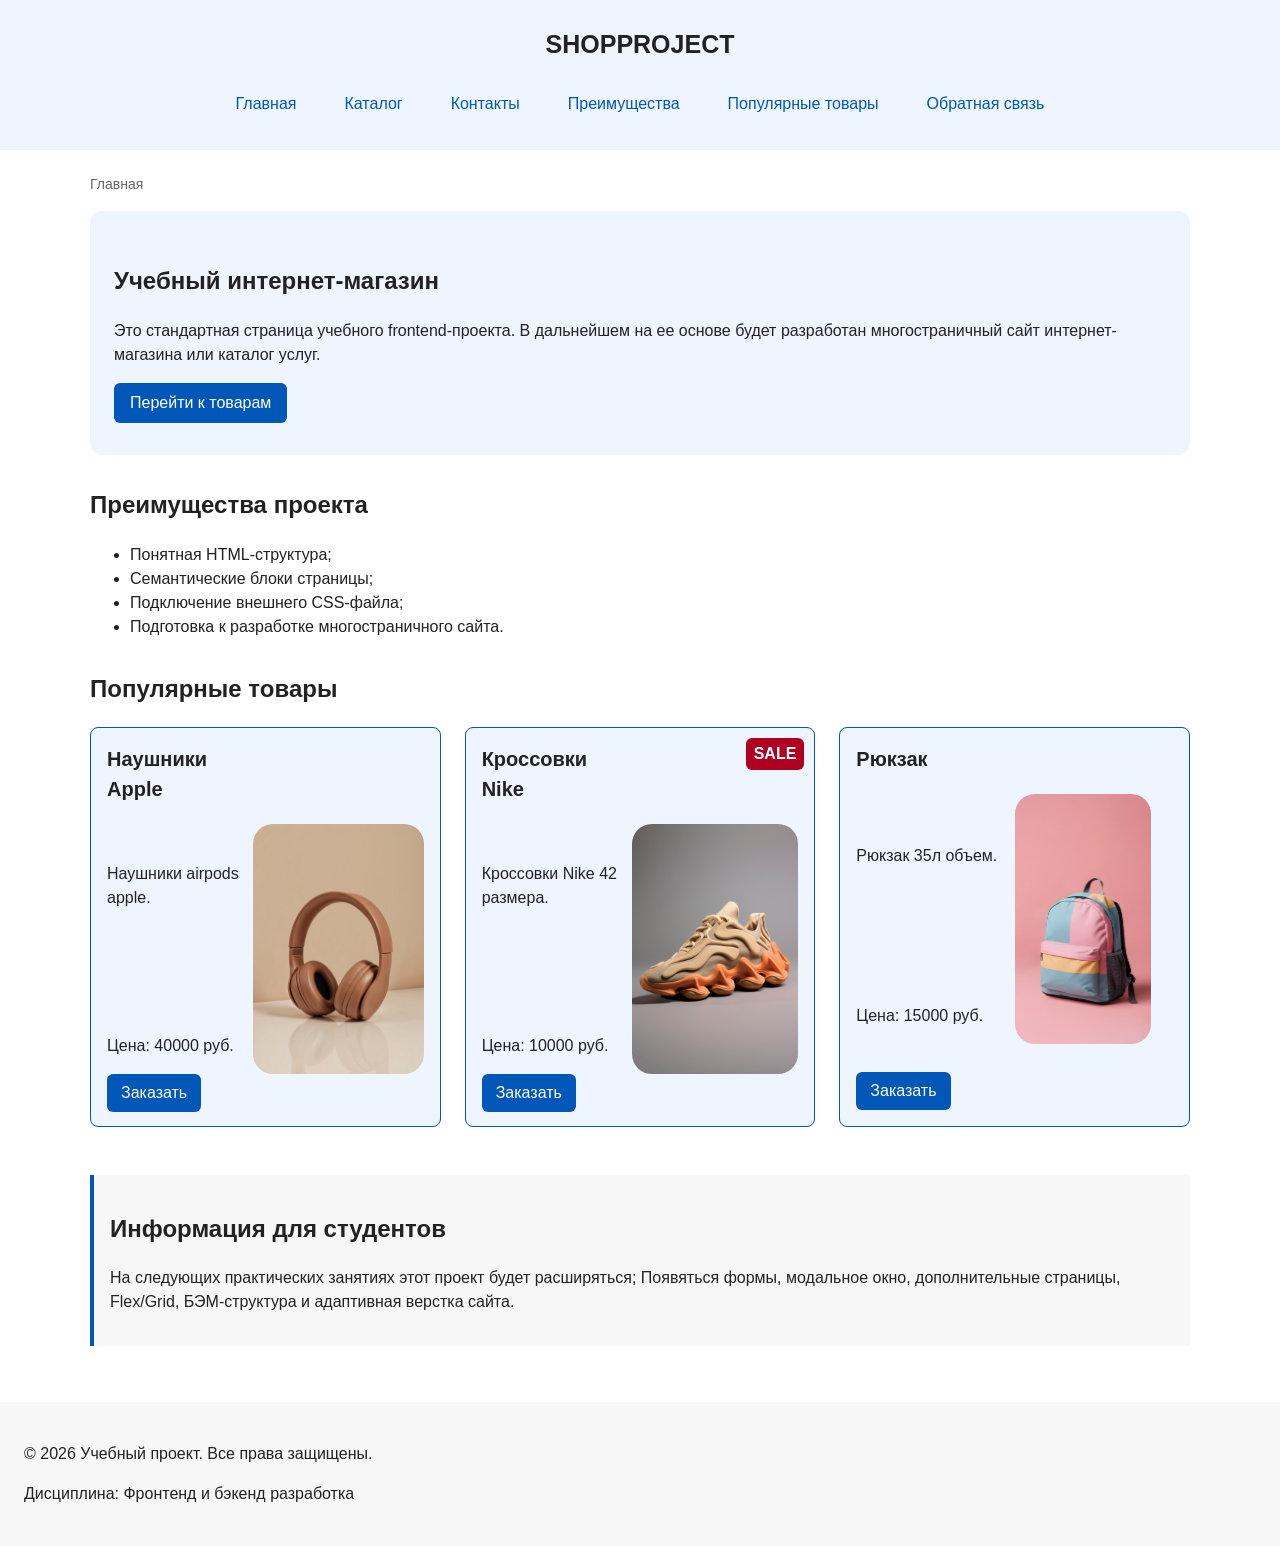
<file: index.html>
<!DOCTYPE html>
<html lang="ru">
<head>
    <meta charset="UTF-8">
    <meta name="viewport" content="width=device-width, initial-scale=1.0">
    <title>Главная</title>
    <link rel="stylesheet" href="css/style.css">
    <script src="js/main.js" defer></script>
</head>
<body>
    <header>
        <div class="site-header">
            <a class="site-header__logo" href="index.html">ShopProject</a>
            <nav class="site-nav" aria-label="Основная навигация">
                <ul class="site-nav__list">
                    <li class="site-nav__item"><a class="site-nav__link" href="index.html">Главная</a></li>
                    <li class="site-nav__item"><a class="site-nav__link" href="catalog.html">Каталог</a></li>
                    <li class="site-nav__item"><a class="site-nav__link" href="contacts.html">Контакты</a></li>
                    <li class="site-nav__item"><a class="site-nav__link" href="index.html#advantages">Преимущества</a></li>
                    <li class="site-nav__item"><a class="site-nav__link" href="index.html#popular">Популярные товары</a></li>
                    <li class="site-nav__item"><a class="site-nav__link" href="index.html#contacts">Обратная связь</a></li>
                </ul>
            </nav>
        </div>
    </header>
    <main>
        <div class="top-space"></div>
        <nav class="breadcrumbs" id="breadcrumbs" aria-label="Хлебные крошки">
            <p class="breadcrumbs__current" style="color: var(--color-muted); margin: 0; padding: 0;">Главная</p>
        </nav>
        <section class="hero">
            <h1 class="hero__title">
                Учебный интернет-магазин
            </h1>
            <p class="hero__text">
                Это стандартная страница учебного frontend-проекта. В дальнейшем на ее основе будет разработан многостраничный сайт интернет-магазина или каталог услуг.
            </p>
            <a class="hero__button button" href="#popular">Перейти к товарам</a>
        </section>
        <section class="project-advantages section" id="advantages">
            <h2 class="project-advantages__title">Преимущества проекта</h2>
            <ul class="project-advantages__list">
                <li class="project-advantages__text">Понятная HTML-структура;</li>
                <li class="project-advantages__text">Семантические блоки страницы;</li>
                <li class="project-advantages__text">Подключение внешнего CSS-файла;</li>
                <li class="project-advantages__text">Подготовка к разработке многостраничного сайта.</li>
            </ul>
        </section>
        <section class="popular-products section" id="popular">
            <h2 class="popular-products__title">Популярные товары</h2>
            <div class="popular-products__container products-grid">
                <article class="product-card product-card--medium">
                    <h3 class="product-card__title">Наушники Apple</h3>
                    <img class="product-card__image" src="./images/close-up-headphones-detail.jpg">
                    <div class="space"></div>
                    <p class="product-class__description">Наушники airpods apple.</p>
                    <p class="product-card__price">Цена: 40000 руб.</p>
                    <button class="button product-card__button" type="button" data-product="Товар 1">Заказать</button>
                </article>
                <article class="product-card product-card--medium product-card--sale">
                    <h3 class="product-card__title">Кроссовки Nike</h3>  
                    <img class="product-card__image" src="./images/close-up-futuristic-sneakers.jpg">
                    <div class="space"></div>
                    <p class="product-class__description">Кроссовки Nike 42 размера.</p>
                    <p class="product-card__price">Цена: 10000 руб.</p>
                    <button class="button product-card__button" type="button" data-product="Товар 2">Заказать</button>
                </article>
                <article class="product-card product-card--medium">
                    <h3 class="product-card__title">Рюкзак</h3>
                    <img class="product-card__image" src="./images/colorful-pastel-backpack-pink-background.jpg">
                    <div class="space"></div>
                    <p class="product-class__description">Рюкзак 35л объем.</p>
                    <p class="product-card__price">Цена: 15000 руб.</p>
                    <button class="button product-card__button" type="button" data-product="Товар 3">Заказать</button>
                </article>
            </div>
        </section>
        <aside class="aside-info">
            <h2 class="aside-info__title">Информация для студентов</h2>
            <p class="aside-info__text">
                На следующих практических занятиях этот проект будет расширяться; Появяться формы, модальное окно, дополнительные страницы, Flex/Grid, БЭМ-структура и адаптивная верстка сайта.
            </p>
        </aside>
    </main>
    <footer id="contacts" class="site-footer">
        <p>&copy; 2026 Учебный проект. Все права защищены.</p>
        <p>Дисциплина: Фронтенд и бэкенд разработка</p>
    </footer>
    <dialog class="order-dialog" id="order-dialog" aria-labelledby="order-dialog-title">
        <h2 id="order-dialog__title">Оформление заявки</h2>
        <form class="order-form" id="order-form" action="#" method="post" novalidate>
            <input id="selected-product" name="selected-product" type="hidden">
            <div class="order-form__field">
                <label class="order-form__label" for="order-name">Имя</label>
                <input id="order-name"
                class="order-form__input"
                name="name"
                type="text"
                placeholder="Введите ваше имя"
                minlength="2"
                autocomplete="given-name"
                required>
            </div>
            <div class="order-form__field">
                <label class="order-form__label" for="order-email">Email</label>
                <input id="order-email"
                class="order-form__input"
                name="email"
                type="email"
                placeholder="example@mail.ru"
                autocomplete="email"
                required>
            </div>
            <div class="order-form__field">
                <label class="order-form__label" for="order-phone">Телефон</label>
                <input id="order-phone"
                class="order-form__input"
                name="phone"
                type="tel"
                placeholder="+7 (999) 999-99-99"
                pattern="\+7 \(\d{3}\) \d{3}-\d{2}-\d{2}"
                autocomplete="tel"
                required>
                <small>Формат: +7 (999) 999-99-99</small>
            </div>
            <div class="order-form__field">
                <label class="order-form__label" for="order-date">Дата связи</label>
                <input id="order-date"
                class="order-form__input"
                name="date"
                type="date"
                required>
            </div>
            <div class="order-form__field">
                <label class="order-form__label" for="order-topic">Тема заявки</label>
                <select id="order-topic" name="topic" required>
                    <option value="">Выберите тему</option>
                    <option value="product">Заказ товара</option>
                    <option value="consultation">Консультации</option>
                    <option value="delivery">Доставка</option>
                </select>
            </div>
            <div class="order-form__field">
                <label class="order-form__label" for="order-comment">Комментарий</label>
                <textarea
                id="order-comment" 
                name="comment"
                rows="4"
                placeholder="Укажите дополнительную информацию"></textarea>
            </div>
            <div class="order-form__field">
                <label class="order-form__label">
                    <input id="order-agreement" 
                    class="order-form__input"
                    type="checkbox"
                    name="agreement" required>
                    Я согласен на обработку персональных данных
                </label>
            </div>
            <div class="order-form__actions">
                <button class="order-form__button button--secondary" type="button" id="close-order-dialog">Закрыть</button>
                <button class="order-form__button button--primary" type="submit">Отправить заявку</button>
            </div>
        </form>
    </dialog>
    <p class="success-message" id="success-message" hidden>
        Ваша заявка успешно отправлена!
    </p>
    <div class="top-scroll">
        <button class="top-scroll__button" id="top-scroll__button" aria-label="Наверх">
            <a class="top-scroll__link" href="#breadcrumbs">
                <svg class="top-scroll__icon" xmlns="http://www.w3.org/2000/svg" viewBox="0 0 24 24" fill="white">
                    <path d="M12 2L6 8h4v8h4V8h4l-6-6z"/>
                </svg>
            </a>
        </button>
    </div>
</body>
</html>
</file>
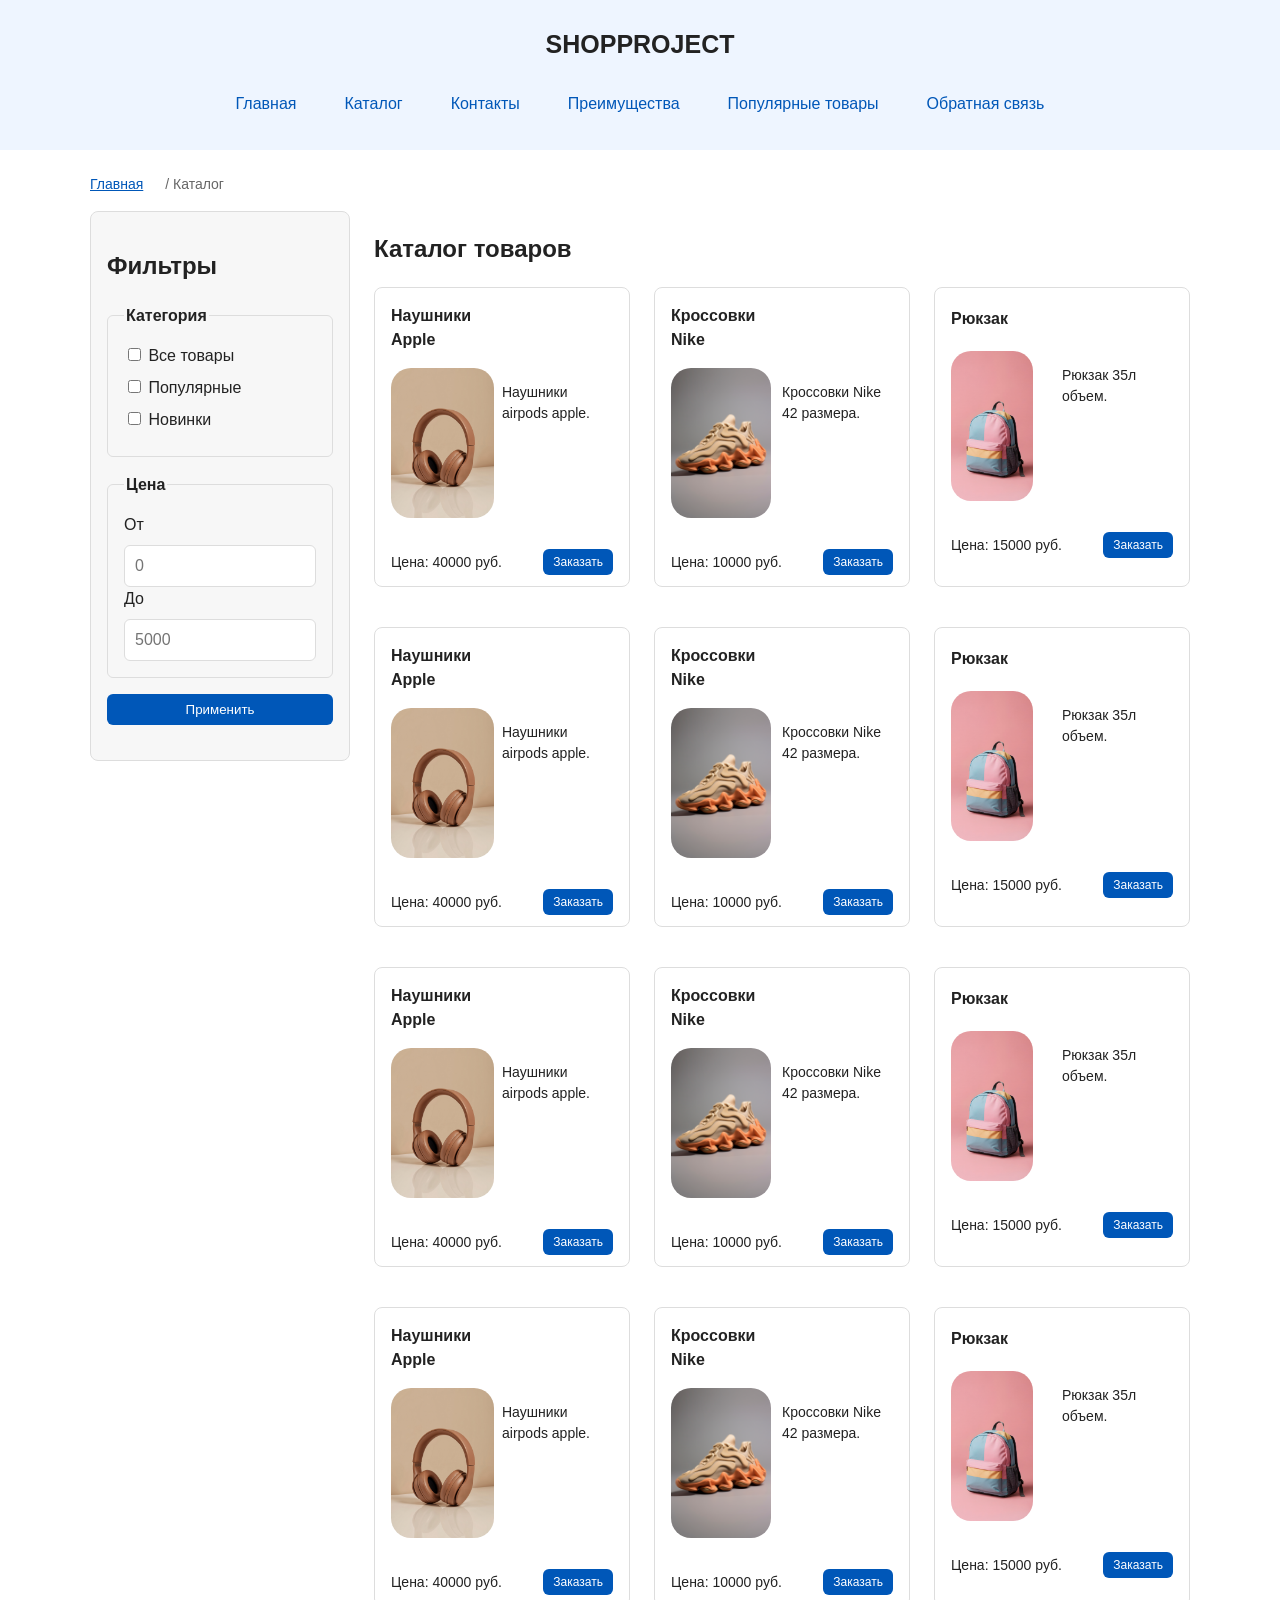
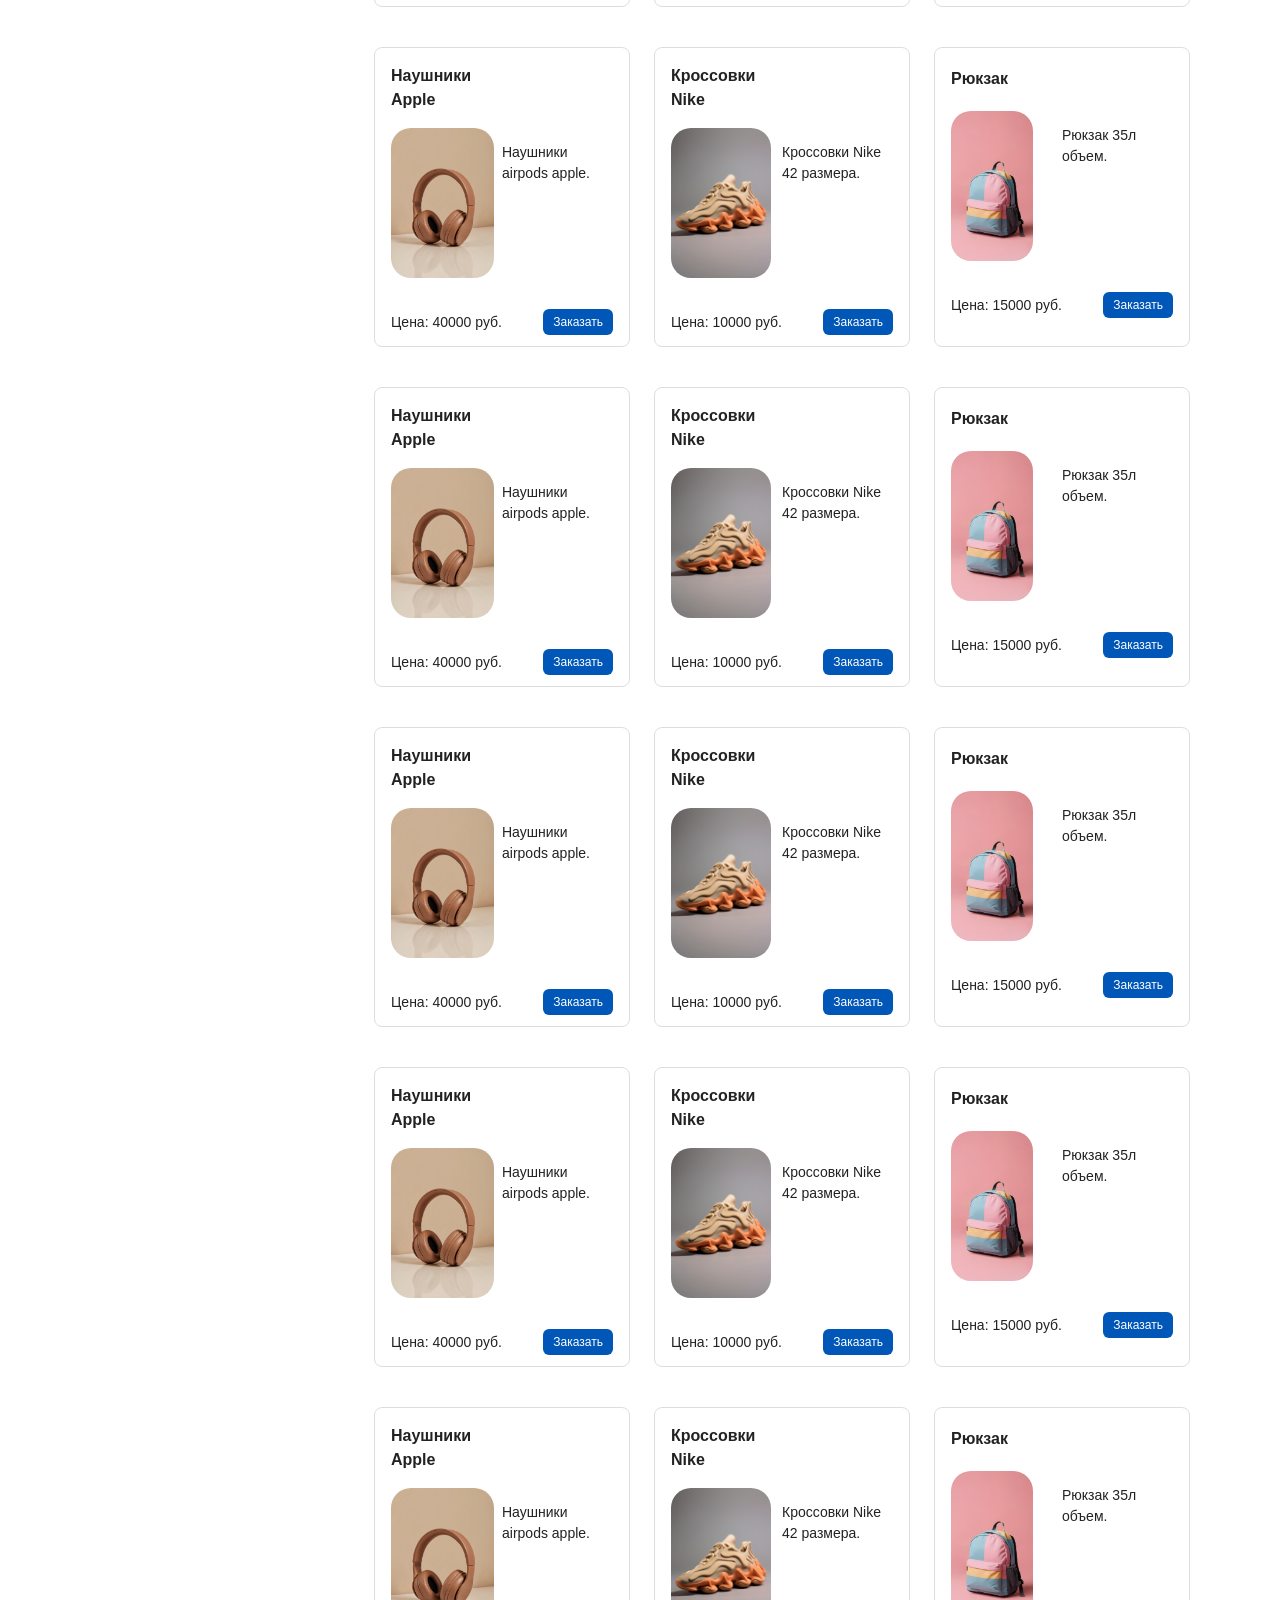
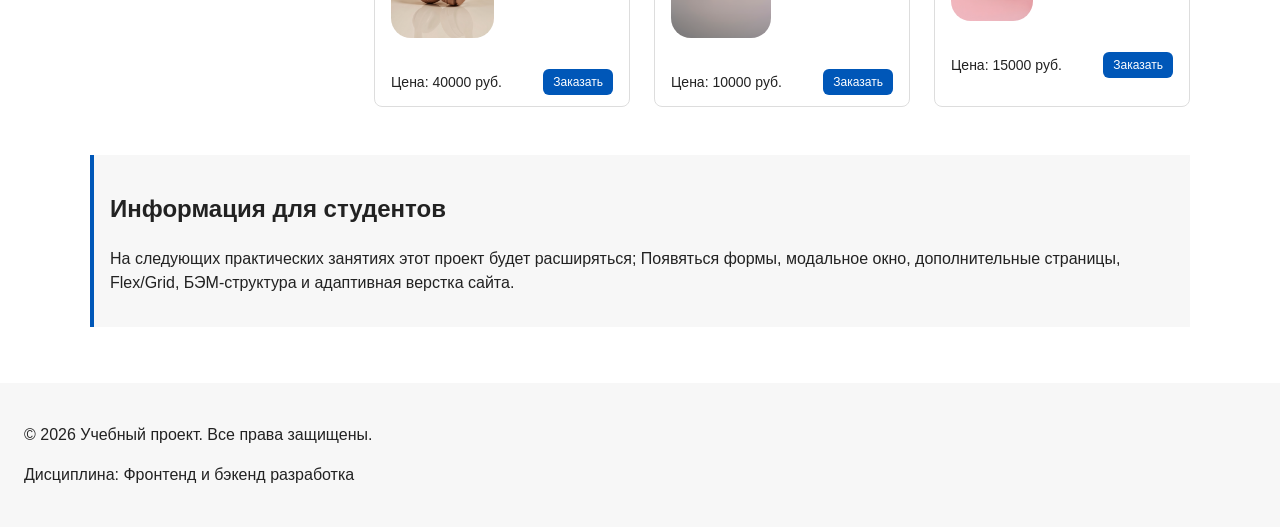
<file: catalog.html>
<!DOCTYPE html>
<html lang="ru">
<head>
    <meta charset="UTF-8">
    <meta name="viewport" content="width=device-width, initial-scale=1.0">
    <title>Каталог товаров</title>
</head>
<body>
    <header class="header">
        <div class="site-header">
            <a class="site-header__logo" href="index.html">ShopProject</a>
            <nav class="site-nav" aria-label="Основная навигация">
                <ul class="site-nav list">
                    <li><a href="index.html">Главная</a></li>
                    <li><a href="catalog.html">Каталог</a></li>
                    <li><a href="#advantages">Преимущества</a></li>
                    <li><a href="#contacts">Контакты</a></li>
                </ul>
            </nav>
        </div>
    </header>
</body>
</html><!DOCTYPE html>
<html lang="ru">
<head>
    <meta charset="UTF-8">
    <meta name="viewport" content="width=device-width, initial-scale=1.0">
    <meta name="description" content="Каталог товаров учебного интернет-магазина.">
    <title>Каталог товаров — Учебный интернет-магазин</title>
    <link rel="stylesheet" href="css/style.css">
    <script src="js/main.js" defer></script>
</head>
<body>
    <header>
        <div class="site-header">
            <a class="site-header__logo" href="index.html">ShopProject</a>
            <nav class="site-nav" aria-label="Основная навигация">
                <ul class="site-nav__list">
                    <li class="site-nav__item"><a class="site-nav__link" href="index.html">Главная</a></li>
                    <li class="site-nav__item"><a class="site-nav__link" href="catalog.html">Каталог</a></li>
                    <li class="site-nav__item"><a class="site-nav__link" href="contacts.html">Контакты</a></li>
                    <li class="site-nav__item"><a class="site-nav__link" href="index.html#advantages">Преимущества</a></li>
                    <li class="site-nav__item"><a class="site-nav__link" href="index.html#popular">Популярные товары</a></li>
                    <li class="site-nav__item"><a class="site-nav__link" href="index.html#contacts">Обратная связь</a></li>
                </ul>
            </nav>
        </div>
    </header>
    <main>
        <div class="top-space"></div>
        <nav class="breadcrumbs" id="breadcrumbs" aria-label="Хлебные крошки">
            <a class="breadcrumbs__link" href="index.html">Главная</a>
            <span class="breadcrumbs__current">Каталог</span>
        </nav>
        <section class="catalog-layout">
            <aside class="catalog-filters">
                <h2>Фильтры</h2>

                <form class="filters-form" action="#" method="get">
                <fieldset>
                    <legend>Категория</legend>

                    <label>
                    <input type="checkbox" name="category" value="all">
                    Все товары
                    </label>

                    <label>
                    <input type="checkbox" name="category" value="popular">
                    Популярные
                    </label>

                    <label>
                    <input type="checkbox" name="category" value="new">
                    Новинки
                    </label>
                </fieldset>

                <fieldset>
                    <legend>Цена</legend>

                    <label for="price-from">От</label>
                    <input id="price-from" name="price-from" type="number" min="0" placeholder="0">

                    <label for="price-to">До</label>
                    <input id="price-to" name="price-to" type="number" min="0" placeholder="5000">
                </fieldset>

                <button class="button" type="submit">Применить</button>
                </form>
            </aside>
            <section class="catalog-products" id="popular">
                <h2 class="catalog-products__title">Каталог товаров</h2>
                <div class="catalog-products__container products-grid">
                    <article class="product-card product-card--small">
                        <h3 class="product-card__title">Наушники Apple</h3>
                        <img class="product-card__image" src="./images/close-up-headphones-detail.jpg">
                        <div class="space"></div>
                        <p class="product-class__description">Наушники airpods apple.</p>
                        <p class="product-card__price">Цена: 40000 руб.</p>
                        <button class="button product-card__button" type="button" data-product="Товар 1">Заказать</button>
                    </article>
                    <article class="product-card product-card--small">
                        <h3 class="product-card__title">Кроссовки Nike</h3>  
                        <img class="product-card__image" src="./images/close-up-futuristic-sneakers.jpg">
                        <div class="space"></div>
                        <p class="product-class__description">Кроссовки Nike 42 размера.</p>
                        <p class="product-card__price">Цена: 10000 руб.</p>
                        <button class="button product-card__button" type="button" data-product="Товар 2">Заказать</button>
                    </article>
                    <article class="product-card product-card--small">
                        <h3 class="product-card__title">Рюкзак</h3>
                        <img class="product-card__image" src="./images/colorful-pastel-backpack-pink-background.jpg">
                        <div class="space"></div>
                        <p class="product-class__description">Рюкзак 35л объем.</p>
                        <p class="product-card__price">Цена: 15000 руб.</p>
                        <button class="button product-card__button" type="button" data-product="Товар 3">Заказать</button>
                    </article>
                    <article class="product-card product-card--small">
                        <h3 class="product-card__title">Наушники Apple</h3>
                        <img class="product-card__image" src="./images/close-up-headphones-detail.jpg">
                        <div class="space"></div>
                        <p class="product-class__description">Наушники airpods apple.</p>
                        <p class="product-card__price">Цена: 40000 руб.</p>
                        <button class="button product-card__button" type="button" data-product="Товар 1">Заказать</button>
                    </article>
                    <article class="product-card product-card--small">
                        <h3 class="product-card__title">Кроссовки Nike</h3>  
                        <img class="product-card__image" src="./images/close-up-futuristic-sneakers.jpg">
                        <div class="space"></div>
                        <p class="product-class__description">Кроссовки Nike 42 размера.</p>
                        <p class="product-card__price">Цена: 10000 руб.</p>
                        <button class="button product-card__button" type="button" data-product="Товар 2">Заказать</button>
                    </article>
                    <article class="product-card product-card--small">
                        <h3 class="product-card__title">Рюкзак</h3>
                        <img class="product-card__image" src="./images/colorful-pastel-backpack-pink-background.jpg">
                        <div class="space"></div>
                        <p class="product-class__description">Рюкзак 35л объем.</p>
                        <p class="product-card__price">Цена: 15000 руб.</p>
                        <button class="button product-card__button" type="button" data-product="Товар 3">Заказать</button>
                    </article>
                    <article class="product-card product-card--small">
                        <h3 class="product-card__title">Наушники Apple</h3>
                        <img class="product-card__image" src="./images/close-up-headphones-detail.jpg">
                        <div class="space"></div>
                        <p class="product-class__description">Наушники airpods apple.</p>
                        <p class="product-card__price">Цена: 40000 руб.</p>
                        <button class="button product-card__button" type="button" data-product="Товар 1">Заказать</button>
                    </article>
                    <article class="product-card product-card--small">
                        <h3 class="product-card__title">Кроссовки Nike</h3>  
                        <img class="product-card__image" src="./images/close-up-futuristic-sneakers.jpg">
                        <div class="space"></div>
                        <p class="product-class__description">Кроссовки Nike 42 размера.</p>
                        <p class="product-card__price">Цена: 10000 руб.</p>
                        <button class="button product-card__button" type="button" data-product="Товар 2">Заказать</button>
                    </article>
                    <article class="product-card product-card--small">
                        <h3 class="product-card__title">Рюкзак</h3>
                        <img class="product-card__image" src="./images/colorful-pastel-backpack-pink-background.jpg">
                        <div class="space"></div>
                        <p class="product-class__description">Рюкзак 35л объем.</p>
                        <p class="product-card__price">Цена: 15000 руб.</p>
                        <button class="button product-card__button" type="button" data-product="Товар 3">Заказать</button>
                    </article>
                    <article class="product-card product-card--small">
                        <h3 class="product-card__title">Наушники Apple</h3>
                        <img class="product-card__image" src="./images/close-up-headphones-detail.jpg">
                        <div class="space"></div>
                        <p class="product-class__description">Наушники airpods apple.</p>
                        <p class="product-card__price">Цена: 40000 руб.</p>
                        <button class="button product-card__button" type="button" data-product="Товар 1">Заказать</button>
                    </article>
                    <article class="product-card product-card--small">
                        <h3 class="product-card__title">Кроссовки Nike</h3>  
                        <img class="product-card__image" src="./images/close-up-futuristic-sneakers.jpg">
                        <div class="space"></div>
                        <p class="product-class__description">Кроссовки Nike 42 размера.</p>
                        <p class="product-card__price">Цена: 10000 руб.</p>
                        <button class="button product-card__button" type="button" data-product="Товар 2">Заказать</button>
                    </article>
                    <article class="product-card product-card--small">
                        <h3 class="product-card__title">Рюкзак</h3>
                        <img class="product-card__image" src="./images/colorful-pastel-backpack-pink-background.jpg">
                        <div class="space"></div>
                        <p class="product-class__description">Рюкзак 35л объем.</p>
                        <p class="product-card__price">Цена: 15000 руб.</p>
                        <button class="button product-card__button" type="button" data-product="Товар 3">Заказать</button>
                    </article>
                    <article class="product-card product-card--small">
                        <h3 class="product-card__title">Наушники Apple</h3>
                        <img class="product-card__image" src="./images/close-up-headphones-detail.jpg">
                        <div class="space"></div>
                        <p class="product-class__description">Наушники airpods apple.</p>
                        <p class="product-card__price">Цена: 40000 руб.</p>
                        <button class="button product-card__button" type="button" data-product="Товар 1">Заказать</button>
                    </article>
                    <article class="product-card product-card--small">
                        <h3 class="product-card__title">Кроссовки Nike</h3>  
                        <img class="product-card__image" src="./images/close-up-futuristic-sneakers.jpg">
                        <div class="space"></div>
                        <p class="product-class__description">Кроссовки Nike 42 размера.</p>
                        <p class="product-card__price">Цена: 10000 руб.</p>
                        <button class="button product-card__button" type="button" data-product="Товар 2">Заказать</button>
                    </article>
                    <article class="product-card product-card--small">
                        <h3 class="product-card__title">Рюкзак</h3>
                        <img class="product-card__image" src="./images/colorful-pastel-backpack-pink-background.jpg">
                        <div class="space"></div>
                        <p class="product-class__description">Рюкзак 35л объем.</p>
                        <p class="product-card__price">Цена: 15000 руб.</p>
                        <button class="button product-card__button" type="button" data-product="Товар 3">Заказать</button>
                    </article>
                    <article class="product-card product-card--small">
                        <h3 class="product-card__title">Наушники Apple</h3>
                        <img class="product-card__image" src="./images/close-up-headphones-detail.jpg">
                        <div class="space"></div>
                        <p class="product-class__description">Наушники airpods apple.</p>
                        <p class="product-card__price">Цена: 40000 руб.</p>
                        <button class="button product-card__button" type="button" data-product="Товар 1">Заказать</button>
                    </article>
                    <article class="product-card product-card--small">
                        <h3 class="product-card__title">Кроссовки Nike</h3>  
                        <img class="product-card__image" src="./images/close-up-futuristic-sneakers.jpg">
                        <div class="space"></div>
                        <p class="product-class__description">Кроссовки Nike 42 размера.</p>
                        <p class="product-card__price">Цена: 10000 руб.</p>
                        <button class="button product-card__button" type="button" data-product="Товар 2">Заказать</button>
                    </article>
                    <article class="product-card product-card--small">
                        <h3 class="product-card__title">Рюкзак</h3>
                        <img class="product-card__image" src="./images/colorful-pastel-backpack-pink-background.jpg">
                        <div class="space"></div>
                        <p class="product-class__description">Рюкзак 35л объем.</p>
                        <p class="product-card__price">Цена: 15000 руб.</p>
                        <button class="button product-card__button" type="button" data-product="Товар 3">Заказать</button>
                    </article>
                    <article class="product-card product-card--small">
                        <h3 class="product-card__title">Наушники Apple</h3>
                        <img class="product-card__image" src="./images/close-up-headphones-detail.jpg">
                        <div class="space"></div>
                        <p class="product-class__description">Наушники airpods apple.</p>
                        <p class="product-card__price">Цена: 40000 руб.</p>
                        <button class="button product-card__button" type="button" data-product="Товар 1">Заказать</button>
                    </article>
                    <article class="product-card product-card--small">
                        <h3 class="product-card__title">Кроссовки Nike</h3>  
                        <img class="product-card__image" src="./images/close-up-futuristic-sneakers.jpg">
                        <div class="space"></div>
                        <p class="product-class__description">Кроссовки Nike 42 размера.</p>
                        <p class="product-card__price">Цена: 10000 руб.</p>
                        <button class="button product-card__button" type="button" data-product="Товар 2">Заказать</button>
                    </article>
                    <article class="product-card product-card--small">
                        <h3 class="product-card__title">Рюкзак</h3>
                        <img class="product-card__image" src="./images/colorful-pastel-backpack-pink-background.jpg">
                        <div class="space"></div>
                        <p class="product-class__description">Рюкзак 35л объем.</p>
                        <p class="product-card__price">Цена: 15000 руб.</p>
                        <button class="button product-card__button" type="button" data-product="Товар 3">Заказать</button>
                    </article>
                    <article class="product-card product-card--small">
                        <h3 class="product-card__title">Наушники Apple</h3>
                        <img class="product-card__image" src="./images/close-up-headphones-detail.jpg">
                        <div class="space"></div>
                        <p class="product-class__description">Наушники airpods apple.</p>
                        <p class="product-card__price">Цена: 40000 руб.</p>
                        <button class="button product-card__button" type="button" data-product="Товар 1">Заказать</button>
                    </article>
                    <article class="product-card product-card--small">
                        <h3 class="product-card__title">Кроссовки Nike</h3>  
                        <img class="product-card__image" src="./images/close-up-futuristic-sneakers.jpg">
                        <div class="space"></div>
                        <p class="product-class__description">Кроссовки Nike 42 размера.</p>
                        <p class="product-card__price">Цена: 10000 руб.</p>
                        <button class="button product-card__button" type="button" data-product="Товар 2">Заказать</button>
                    </article>
                    <article class="product-card product-card--small">
                        <h3 class="product-card__title">Рюкзак</h3>
                        <img class="product-card__image" src="./images/colorful-pastel-backpack-pink-background.jpg">
                        <div class="space"></div>
                        <p class="product-class__description">Рюкзак 35л объем.</p>
                        <p class="product-card__price">Цена: 15000 руб.</p>
                        <button class="button product-card__button" type="button" data-product="Товар 3">Заказать</button>
                    </article>
                    <article class="product-card product-card--small">
                        <h3 class="product-card__title">Наушники Apple</h3>
                        <img class="product-card__image" src="./images/close-up-headphones-detail.jpg">
                        <div class="space"></div>
                        <p class="product-class__description">Наушники airpods apple.</p>
                        <p class="product-card__price">Цена: 40000 руб.</p>
                        <button class="button product-card__button" type="button" data-product="Товар 1">Заказать</button>
                    </article>
                    <article class="product-card product-card--small">
                        <h3 class="product-card__title">Кроссовки Nike</h3>  
                        <img class="product-card__image" src="./images/close-up-futuristic-sneakers.jpg">
                        <div class="space"></div>
                        <p class="product-class__description">Кроссовки Nike 42 размера.</p>
                        <p class="product-card__price">Цена: 10000 руб.</p>
                        <button class="button product-card__button" type="button" data-product="Товар 2">Заказать</button>
                    </article>
                    <article class="product-card product-card--small">
                        <h3 class="product-card__title">Рюкзак</h3>
                        <img class="product-card__image" src="./images/colorful-pastel-backpack-pink-background.jpg">
                        <div class="space"></div>
                        <p class="product-class__description">Рюкзак 35л объем.</p>
                        <p class="product-card__price">Цена: 15000 руб.</p>
                        <button class="button product-card__button" type="button" data-product="Товар 3">Заказать</button>
                    </article>
                </div>
            </section>
        </section>
        
        <aside class="aside-info">
            <h2 class="aside-info__title">Информация для студентов</h2>
            <p class="aside-info__text">
                На следующих практических занятиях этот проект будет расширяться; Появяться формы, модальное окно, дополнительные страницы, Flex/Grid, БЭМ-структура и адаптивная верстка сайта.
            </p>
        </aside>
    </main>
    <footer id="contacts" class="site-footer">
        <p>&copy; 2026 Учебный проект. Все права защищены.</p>
        <p>Дисциплина: Фронтенд и бэкенд разработка</p>
    </footer>
    <dialog class="order-dialog" id="order-dialog" aria-labelledby="order-dialog-title">
        <h2 id="order-dialog__title">Оформление заявки</h2>
        <form class="order-form" id="order-form" action="#" method="post" novalidate>
            <input id="selected-product" name="selected-product" type="hidden">
            <div class="order-form__field">
                <label class="order-form__label" for="order-name">Имя</label>
                <input id="order-name"
                class="order-form__input"
                name="name"
                type="text"
                placeholder="Введите ваше имя"
                minlength="2"
                autocomplete="given-name"
                required>
            </div>
            <div class="order-form__field">
                <label class="order-form__label" for="order-email">Email</label>
                <input id="order-email"
                class="order-form__input"
                name="email"
                type="email"
                placeholder="example@mail.ru"
                autocomplete="email"
                required>
            </div>
            <div class="order-form__field">
                <label class="order-form__label" for="order-phone">Телефон</label>
                <input id="order-phone"
                class="order-form__input"
                name="phone"
                type="tel"
                placeholder="+7 (999) 999-99-99"
                pattern="\+7 \(\d{3}\) \d{3}-\d{2}-\d{2}"
                autocomplete="tel"
                required>
                <small>Формат: +7 (999) 999-99-99</small>
            </div>
            <div class="order-form__field">
                <label class="order-form__label" for="order-date">Дата связи</label>
                <input id="order-date"
                class="order-form__input"
                name="date"
                type="date"
                required>
            </div>
            <div class="order-form__field">
                <label class="order-form__label" for="order-topic">Тема заявки</label>
                <select id="order-topic" name="topic" required>
                    <option value="">Выберите тему</option>
                    <option value="product">Заказ товара</option>
                    <option value="consultation">Консультации</option>
                    <option value="delivery">Доставка</option>
                </select>
            </div>
            <div class="order-form__field">
                <label class="order-form__label" for="order-comment">Комментарий</label>
                <textarea
                id="order-comment" 
                name="comment"
                rows="4"
                placeholder="Укажите дополнительную информацию"></textarea>
            </div>
            <div class="order-form__field">
                <label class="order-form__label">
                    <input id="order-agreement" 
                    class="order-form__input"
                    type="checkbox"
                    name="agreement" required>
                    Я согласен на обработку персональных данных
                </label>
            </div>
            <div class="order-form__actions">
                <button class="order-form__button button--secondary" type="button" id="close-order-dialog">Закрыть</button>
                <button class="order-form__button button--primary" type="submit">Отправить заявку</button>
            </div>
        </form>
    </dialog>
    <p class="success-message" id="success-message" hidden>
        Ваша заявка успешно отправлена!
    </p>
    <div class="top-scroll">
        <button class="top-scroll__button" id="top-scroll__button" aria-label="Наверх">
            <a class="top-scroll__link" href="#breadcrumbs">
                <svg class="top-scroll__icon" xmlns="http://www.w3.org/2000/svg" viewBox="0 0 24 24" fill="white">
                    <path d="M12 2L6 8h4v8h4V8h4l-6-6z"/>
                </svg>
            </a>
        </button>
    </div>
</body>
</html>
</file>
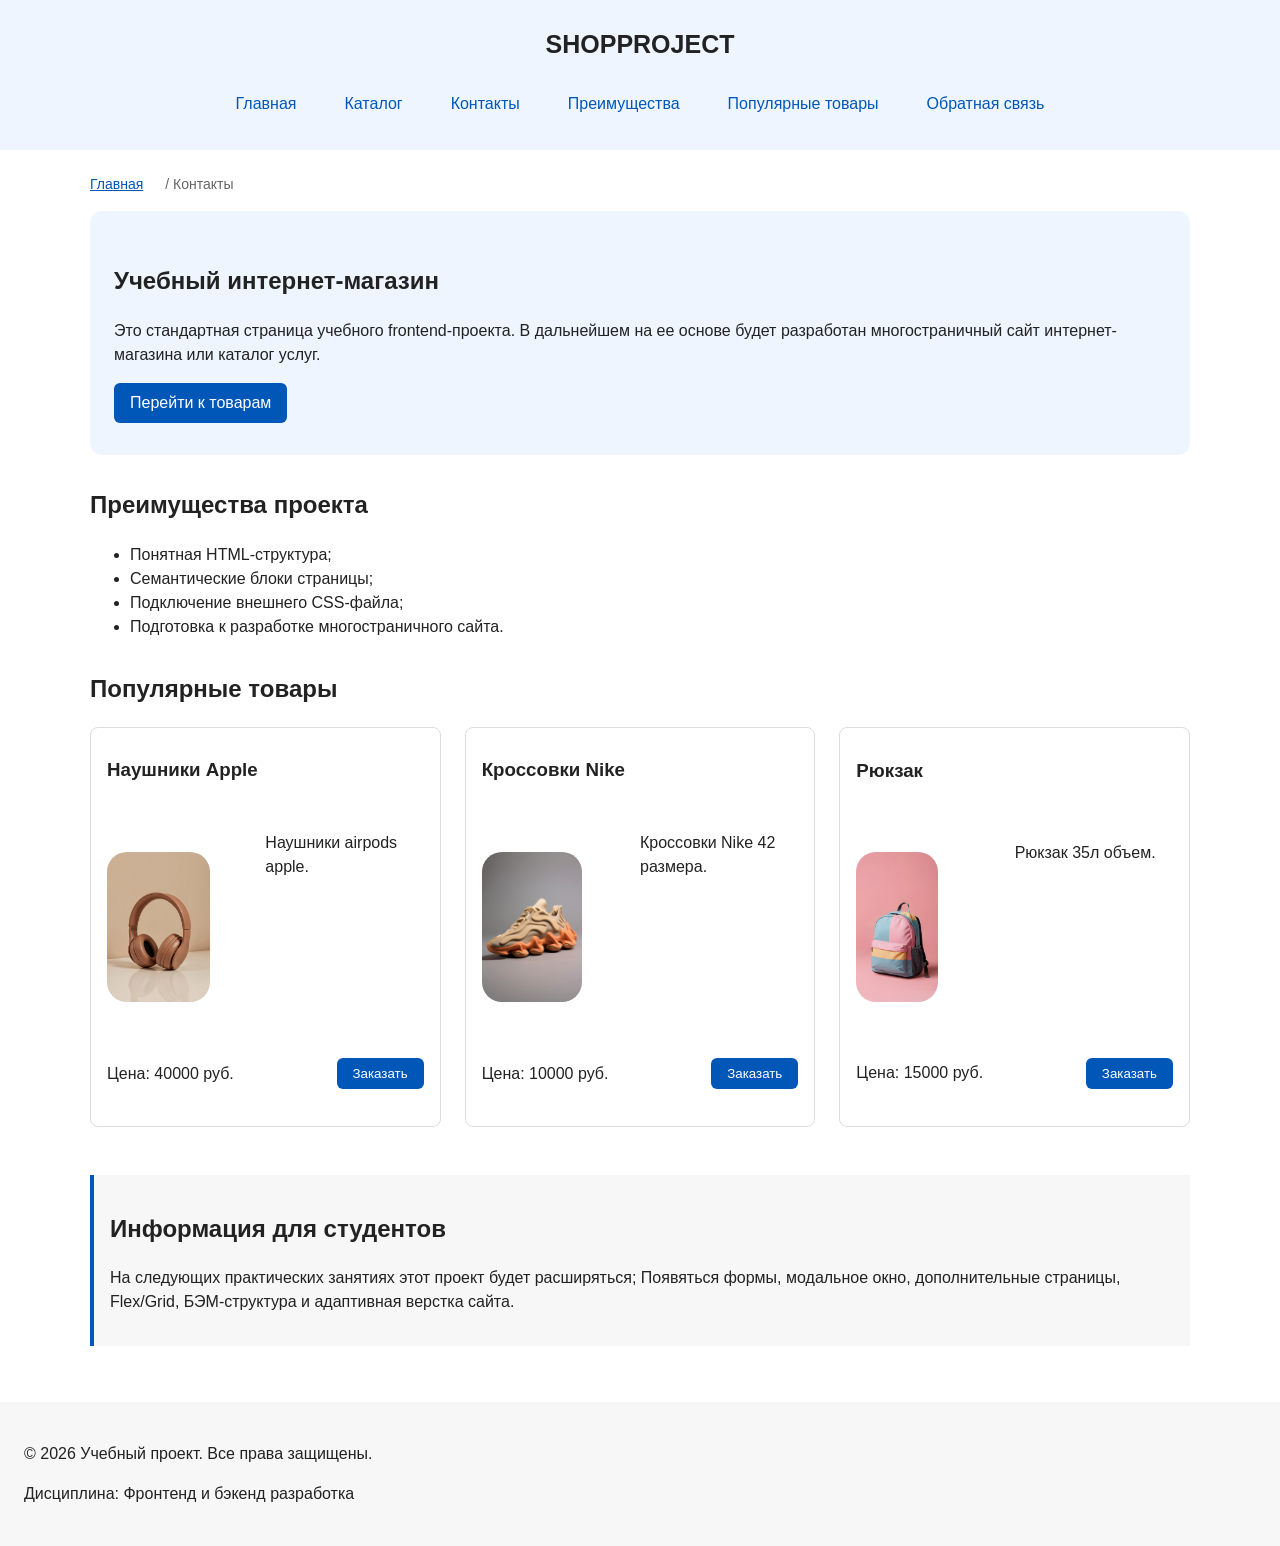
<file: contacts.html>
<!DOCTYPE html>
<html lang="ru">
<head>
    <meta charset="UTF-8">
    <meta name="viewport" content="width=device-width, initial-scale=1.0">
    <title>Контакты</title>
    <link rel="stylesheet" href="css/style.css">
    <script src="js/main.js" defer></script>
</head>
<body>
    <header>
        <div class="site-header">
            <a class="site-header__logo" href="index.html">ShopProject</a>
            <nav class="site-nav" aria-label="Основная навигация">
                <ul class="site-nav__list">
                    <li class="site-nav__item"><a class="site-nav__link" href="index.html">Главная</a></li>
                    <li class="site-nav__item"><a class="site-nav__link" href="catalog.html">Каталог</a></li>
                    <li class="site-nav__item"><a class="site-nav__link" href="contacts.html">Контакты</a></li>
                    <li class="site-nav__item"><a class="site-nav__link" href="index.html#advantages">Преимущества</a></li>
                    <li class="site-nav__item"><a class="site-nav__link" href="index.html#popular">Популярные товары</a></li>
                    <li class="site-nav__item"><a class="site-nav__link" href="index.html#contacts">Обратная связь</a></li>
                </ul>
            </nav>
        </div>
    </header>
    <main>
        <div class="top-space"></div>
        <nav class="breadcrumbs" id="breadcrumbs" aria-label="Хлебные крошки">
            <a class="breadcrumbs__link" href="index.html">Главная</a>
            <span class="breadcrumbs__current">Контакты</span>
        </nav>
        <section class="hero">
            <h1 class="hero__title">
                Учебный интернет-магазин
            </h1>
            <p class="hero__text">
                Это стандартная страница учебного frontend-проекта. В дальнейшем на ее основе будет разработан многостраничный сайт интернет-магазина или каталог услуг.
            </p>
            <a class="hero__button button" href="#popular">Перейти к товарам</a>
        </section>
        <section class="project-advantages section" id="advantages">
            <h2 class="project-advantages__title">Преимущества проекта</h2>
            <ul class="project-advantages__list">
                <li class="project-advantages__text">Понятная HTML-структура;</li>
                <li class="project-advantages__text">Семантические блоки страницы;</li>
                <li class="project-advantages__text">Подключение внешнего CSS-файла;</li>
                <li class="project-advantages__text">Подготовка к разработке многостраничного сайта.</li>
            </ul>
        </section>
        <section class="popular-products section" id="popular">
            <h2 class="popular-products__title">Популярные товары</h2>
            <div class="popular-products__container products-grid">
                <article class="product-card">
                    <h3 class="product-card__title">Наушники Apple</h3>
                    <img class="product-card__image" src="./images/close-up-headphones-detail.jpg">
                    <div class="space"></div>
                    <p class="product-class__description">Наушники airpods apple.</p>
                    <p class="product-card__price">Цена: 40000 руб.</p>
                    <button class="button product-card__button" type="button" data-product="Товар 1">Заказать</button>
                </article>
                <article class="product-card">
                    <h3 class="product-card__title">Кроссовки Nike</h3>  
                    <img class="product-card__image" src="./images/close-up-futuristic-sneakers.jpg">
                    <div class="space"></div>
                    <p class="product-class__description">Кроссовки Nike 42 размера.</p>
                    <p class="product-card__price">Цена: 10000 руб.</p>
                    <button class="button product-card__button" type="button" data-product="Товар 2">Заказать</button>
                </article>
                <article class="product-card">
                    <h3 class="product-card__title">Рюкзак</h3>
                    <img class="product-card__image" src="./images/colorful-pastel-backpack-pink-background.jpg">
                    <div class="space"></div>
                    <p class="product-class__description">Рюкзак 35л объем.</p>
                    <p class="product-card__price">Цена: 15000 руб.</p>
                    <button class="button product-card__button" type="button" data-product="Товар 3">Заказать</button>
                </article>
            </div>
        </section>
        <aside class="aside-info">
            <h2 class="aside-info__title">Информация для студентов</h2>
            <p class="aside-info__text">
                На следующих практических занятиях этот проект будет расширяться; Появяться формы, модальное окно, дополнительные страницы, Flex/Grid, БЭМ-структура и адаптивная верстка сайта.
            </p>
        </aside>
    </main>
    <footer id="contacts" class="site-footer">
        <p>&copy; 2026 Учебный проект. Все права защищены.</p>
        <p>Дисциплина: Фронтенд и бэкенд разработка</p>
    </footer>
    <dialog class="order-dialog" id="order-dialog" aria-labelledby="order-dialog-title">
        <h2 id="order-dialog__title">Оформление заявки</h2>
        <form class="order-form" id="order-form" action="#" method="post" novalidate>
            <input id="selected-product" name="selected-product" type="hidden">
            <div class="order-form__field">
                <label class="order-form__label" for="order-name">Имя</label>
                <input id="order-name"
                class="order-form__input"
                name="name"
                type="text"
                placeholder="Введите ваше имя"
                minlength="2"
                autocomplete="given-name"
                required>
            </div>
            <div class="order-form__field">
                <label class="order-form__label" for="order-email">Email</label>
                <input id="order-email"
                class="order-form__input"
                name="email"
                type="email"
                placeholder="example@mail.ru"
                autocomplete="email"
                required>
            </div>
            <div class="order-form__field">
                <label class="order-form__label" for="order-phone">Телефон</label>
                <input id="order-phone"
                class="order-form__input"
                name="phone"
                type="tel"
                placeholder="+7 (999) 999-99-99"
                pattern="\+7 \(\d{3}\) \d{3}-\d{2}-\d{2}"
                autocomplete="tel"
                required>
                <small>Формат: +7 (999) 999-99-99</small>
            </div>
            <div class="order-form__field">
                <label class="order-form__label" for="order-date">Дата связи</label>
                <input id="order-date"
                class="order-form__input"
                name="date"
                type="date"
                required>
            </div>
            <div class="order-form__field">
                <label class="order-form__label" for="order-topic">Тема заявки</label>
                <select id="order-topic" name="topic" required>
                    <option value="">Выберите тему</option>
                    <option value="product">Заказ товара</option>
                    <option value="consultation">Консультации</option>
                    <option value="delivery">Доставка</option>
                </select>
            </div>
            <div class="order-form__field">
                <label class="order-form__label" for="order-comment">Комментарий</label>
                <textarea
                id="order-comment" 
                name="comment"
                rows="4"
                placeholder="Укажите дополнительную информацию"></textarea>
            </div>
            <div class="order-form__field">
                <label class="order-form__label">
                    <input id="order-agreement" 
                    class="order-form__input"
                    type="checkbox"
                    name="agreement" required>
                    Я согласен на обработку персональных данных
                </label>
            </div>
            <div class="order-form__actions">
                <button class="order-form__button button--secondary" type="button" id="close-order-dialog">Закрыть</button>
                <button class="order-form__button button--primary" type="submit">Отправить заявку</button>
            </div>
        </form>
    </dialog>
    <p class="success-message" id="success-message" hidden>
        Ваша заявка успешно отправлена!
    </p>
    <div class="top-scroll">
        <button class="top-scroll__button" id="top-scroll__button" aria-label="Наверх">
            <a class="top-scroll__link" href="#breadcrumbs">
                <svg class="top-scroll__icon" xmlns="http://www.w3.org/2000/svg" viewBox="0 0 24 24" fill="white">
                    <path d="M12 2L6 8h4v8h4V8h4l-6-6z"/>
                </svg>
            </a>
        </button>
    </div>
</body>
</html>
</file>
<file: css/style.css>
/* ===============================
   1. Переменные проекта
   =============================== */



:root{
  /* Основные цвета проекта */
  --color-bg: #ffffff;
  --color-text: #222222;
  --color-muted: #666666;
  --color-primary: #0057b8;
  --color-primary-dark: #003f86;
  --color-border: #dddddd;
  --color-surface: #f7f7f7;
  --color-surface-accent: #eef5ff;
  --color-danger: #b00020;
  --color-success: #168a2f;
  --color-success-bg: #eefaf0;
  --color-white: #ffffff;

  /* Отступы */
  --space-xs: 4px;
  --space-sm: 8px;
  --space-md: 16px;
  --space-lg: 24px;
  --space-xl: 32px;

  /* Скругления */
  --radius-sm: 6px;
  --radius-md: 8px;
  --radius-lg: 12px;

  /* Размеры */
  --container-width: 1100px;

}





   /* ===============================
   2. Базовые стили
   =============================== */
* {
    box-sizing: border-box;
}

body {
  margin: 0;
  font-family: Arial, sans-serif;
  line-height: 1.5;
  color: var(--color-text);
  background-color: var(--color-bg);
}

html {
  scroll-behavior: smooth;
}
/* ===============================
   3. Общие элементы интерфейса
   =============================== */
header,
main, 
footer {
    padding: var(--space-lg);
}

header{
    background-color: var(--color-surface);


}

footer{
    background-color: var(--color-surface);
}

a {
  color: var(--color-primary);
}

a:hover {
  color: var(--color-primary-dark);
}

a:focus-visible {
  outline: 2px solid var(--color-primary);
  outline-offset: 3px;
}

/* ===============================
   4. Компоненты страницы
   =============================== */

.list{
  display: flex;
  justify-content: flex-start;
  gap: 10%;
  margin-top: 20px;
}

header{
  position: fixed;
  background-color: var(--color-surface-accent);
  width: 100vw;
  height: 150px;
}

body{
  overflow-x: hidden;
}

:target {
  outline: 2px dashed var(--color-primary);
  outline-offset: 4px;
}

.site-header{
  z-index: 0;
  height: 100%;
  max-width: 1100px;
  margin: 0 auto;
  background-color: var(--color-surface-accent);
}

.site-nav__list {
  display: flex;
  flex-wrap: wrap;
  justify-content: center;
  align-items: center;
  gap: var(--space-md);
  padding: 0;
  margin: var(--space-md) 0 0;
  list-style: none;
}

.site-nav__link {
  display: inline-block;
  padding: var(--space-sm) var(--space-md);
  color: var(--color-primary);
  text-decoration: none;
  border-radius: var(--radius-sm);
}

.site-nav__link:hover {
  color: var(--color-white);
  background-color: var(--color-primary);
}

.top-space{
  height: 150px;
  width: 100vw;
}

.site-header{
  display: flex;
  flex-direction: column;
  align-items: center;
  justify-content: space-around;
  gap: 1%;
}

.site-header__logo{
  font-weight: bold;
  text-decoration: none;
  color: #222222;
  font-size: 25px;
  text-transform: uppercase;
  
}


.site-nav__list{
  padding: 0;
  margin: 16px 0 0;
  list-style: none;
}


.hero {
  max-width: var(--container-width);
  margin: 0 auto var(--space-xl);
  padding: var(--space-xl) var(--space-lg);
  background-color: var(--color-surface-accent);
  border-radius: var(--radius-lg);
}

.breadcrumbs{
  display: flex;
  justify-content: flex-start;
  gap: 2%;
  max-width: var(--container-width);
  margin: 0 auto var(--space-xl);
}


/* .breadcrumbs > *:not(:last-child)::after{
  content: "→";
  margin-left: 15%;
  text-decoration: none;
} */

.breadcrumbs {
  max-width: var(--container-width);
  margin: 0 auto var(--space-md);
  font-size: 14px;
  color: var(--color-muted);
}

.breadcrumbs a {
  color: var(--color-primary);
}

.breadcrumbs span::before {
  content: " / ";
  color: var(--color-muted);
}

.section {
  max-width: var(--container-width);
  margin: 0 auto var(--space-xl);
}

.section h2 {
  margin-top: 0;
}

.products-grid {
  display: grid;
  grid-template-columns: repeat(3, 1fr);
  gap: var(--space-lg);
}



.button {
  display: inline-block;
  padding: var(--space-sm) var(--space-md);
  color: var(--color-white);
  background-color: var(--color-primary);
  text-decoration: none;
  border: none;
  border-radius: var(--radius-sm);
  cursor: pointer;
}

.button:hover {
  background-color: var(--color-primary-dark);
  color: var(--color-white);
}

.button:focus-visible {
  outline: 2px solid var(--color-primary);
  outline-offset: 3px;
}

.button:disabled {
  opacity: 0.6;
  cursor: not-allowed;
}

.aside-info {
  max-width: var(--container-width);
  margin: 0 auto var(--space-xl);
  padding: var(--space-md);
  border-left: 4px solid var(--color-primary);
  background-color: var(--color-surface);
}

.filters-form {
  display: grid;
  gap: var(--space-md);
}

.filters-form fieldset {
  margin: 0;
  padding: var(--space-md);
  border: 1px solid var(--color-border);
  border-radius: var(--radius-sm);
}

.filters-form legend {
  font-weight: 700;
}

.filters-form label {
  display: block;
  margin-bottom: var(--space-sm);
}

.filters-form input[type="number"] {
  width: 100%;
  padding: 8px 10px;
  border: 1px solid var(--color-border);
  border-radius: var(--radius-sm);
  font: inherit;
}


.catalog-layout {
  max-width: var(--container-width);
  margin: 0 auto var(--space-xl);
  display: grid;
  grid-template-columns: 260px 1fr;
  grid-template-areas: "filters products";
  gap: var(--space-lg);
}

.catalog-filters {
  position: sticky;
  max-height: 550px;
  top: 200px;
  z-index: -1;
  grid-area: 'filters';
  padding: var(--space-md);
  border: 1px solid var(--color-border);
  border-radius: var(--radius-md);
  background-color: var(--color-surface);
}
.catalog-products {
  grid-area: "products";
}



.product-card:hover {
  border-color: var(--color-primary);
}

.product-card h3 {
  margin-top: 0;
}


.product-card{
  display: grid;
  place-items: left;
  align-items: center;
  grid-template-rows: 1fr 1fr 1fr 1fr 1fr;
  grid-template-columns: 1fr 1fr;
  height: 400px;
  width: 100%;
  margin-bottom: var(--space-md);
  padding: var(--space-md);
  border: 1px solid var(--color-border);
  border-radius: var(--radius-md);
  background-color: var(--color-bg);
}


.product-card--sale{
  position: relative;
}
.product-card--sale::after {
  content: "SALE";
  position: absolute;
  top: 10px;
  right: 10px;
  padding: var(--space-xs) var(--space-sm);
  font-size: 16px;
  font-weight: bold;
  color: var(--color-white);
  background-color: var(--color-danger);
  border-radius: var(--radius-sm);
}

.product-card--small{
  max-height: 300px;
}

.product-card--small > p{
  font-size: 14px;
}
.product-card--small > h3{
  font-size: 16px;
}
.product-card--small > button{
  font-size: 12px;
  padding: 6px 10px;
}
.product-card--small > img{
  height: 150px;
  align-self: start;
}

.product-card--medium {
  max-height: 600px;
  background-color: var(--color-surface-accent);
  border: 1px solid var(--color-primary);
}
.product-card--medium > p{
  font-size: 16px;
}
.product-card--medium > h3{
  font-size: 20px;
}
.product-card--medium > button{
  font-size: 16px;
  padding: 10px 14px;
}
.product-card--medium > img{
  height: 250px;
  align-self: start;
}

.product-card--medium > .product-card__description{
  font-size: 14px;
  grid-row: 2 / 3;
  grid-column: 1 / 2;
  align-self: start;
}
.product-card--medium > .product-card__price{
  grid-row: 3 / 4;
  grid-column: 1 / 2;
  align-self: end;
}
.product-card--medium > .product-card__button{
  grid-row: 5 / 6;
  grid-column: 1 / 2;
  justify-self: start;
}
.product-card--medium > .product-card__image{
  grid-row: 2 / 4;
  background-size: cover;
  height: 250px;
  border-radius: 20px;
}


.product-card__title{
  grid-row: 1 / 2;
}

.product-card__description{
  grid-row: 2 / 5;
  grid-column: 2 / 3;
}
.product-card__price{
  grid-row: 5 / 6;
  grid-column: 1 / 2;
}
.product-card__button{
  grid-row: 5 / 6;
  grid-column: 2 / 3;
  justify-self: end;
}
.product-card__image{
  grid-row: 2 / 5;
  background-size: cover;
  height: 300px;
  border-radius: 20px;
}
.product-card__image{
  grid-row: 2 / 5;
  background-size: cover;
  height: 150px;
  border-radius: 20px;
}

.space{
  grid-column: 2 / 3;
  grid-row: 1 / 2;
}

.site-footer{
  padding: var(--space-lg);
}

/* ===============================
   5. Форма и модальное окно
   =============================== */

.order-dialog {
  width: min(100% - 32px, 560px);
  padding: var(--space-lg);
  border: none;
  border-radius: var(--radius-lg);
}

.order-dialog::backdrop {
  background-color: rgba(0, 0, 0, 0.5);
}

.order-form {
  margin-bottom: var(--space-md);
}

.order-form__field{
  margin-bottom: var(--space-md);
}

.order-form__label {
  display: block;
  margin-bottom: var(--space-xs);

}

.order-form__input,
.order-form select,
.order-form textarea {
  width: 100%;
  padding: 10px 12px;
  border: 1px solid var(--color-border);
  border-radius: var(--radius-sm);
  font: inherit;
}


.order-form:nth-last-child(1) > input{
  width: 25px;
  height: auto;
  display: inline;
}

.order-form small {
  display: block;
  margin-top: var(--space-xs);
  color: var(--color-muted);
}

.order-form input:hover,
.order-form select:hover,
.order-form textarea:hover {
  border-color: var(--color-primary);
}

.order-form input:focus-visible,
.order-form select:focus-visible,
.order-form textarea:focus-visible,
.form-actions button:focus-visible {
  outline: 2px solid var(--color-primary);
  outline-offset: 3px;
}

[aria-invalid="true"] {
  border-color: var(--color-danger);
}

/*
  Кнопки формы.
*/
.order-form__actions{
  display: flex;
  gap: 12px;
  margin-top: 20px;
}

.order-form__button{
  width: 200px;
  height: 50px;
  font-size: 16px;

}

/*
  Сообщение об успешной отправке.
*/
.success-message {
  max-width: var(--container-width);
  margin: var(--space-lg) auto;
  padding: var(--space-md);
  border-left: 4px solid var(--color-success);
  background-color: var(--color-success-bg);
}

/* 
КНОПКА СКРОЛЛА НАВЕРХ */

.top-scroll {
  display: none;
  position: fixed;
  top: 85%;
  right: 7%;
  width: 75px;
  height: 75px;
}
.top-scroll.show {
  display: block;
  z-index: 1000;
}
.top-scroll__button{
  width: 100%;
  height: 100%;
  border: 0;
  display: flex;
  
  justify-content: center;
  background-color: var(--color-primary);
  border-radius: 50%;
  cursor: pointer;
}
.top-scroll__link{
  width: 100%;
  height: 100%;
  display: flex;
  justify-content: center;
  padding-top: 20%;
  
}
</file>
